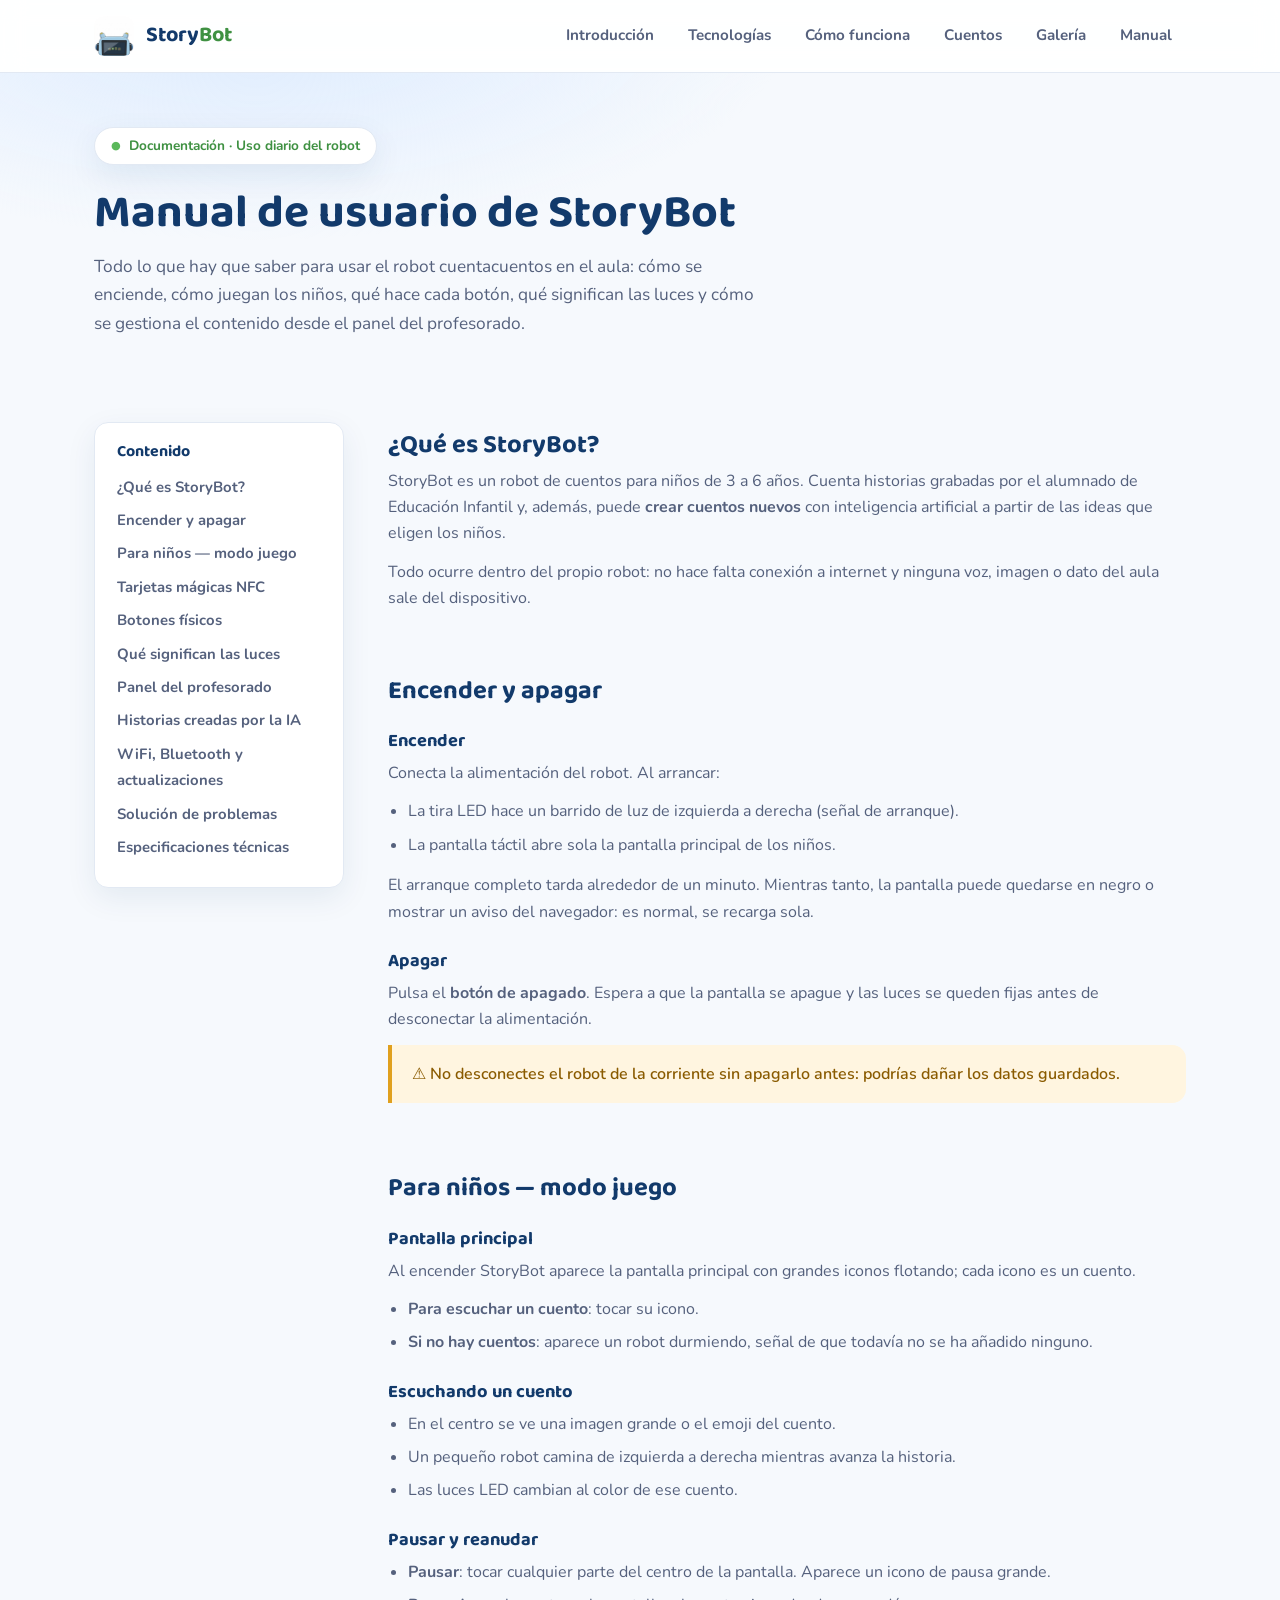
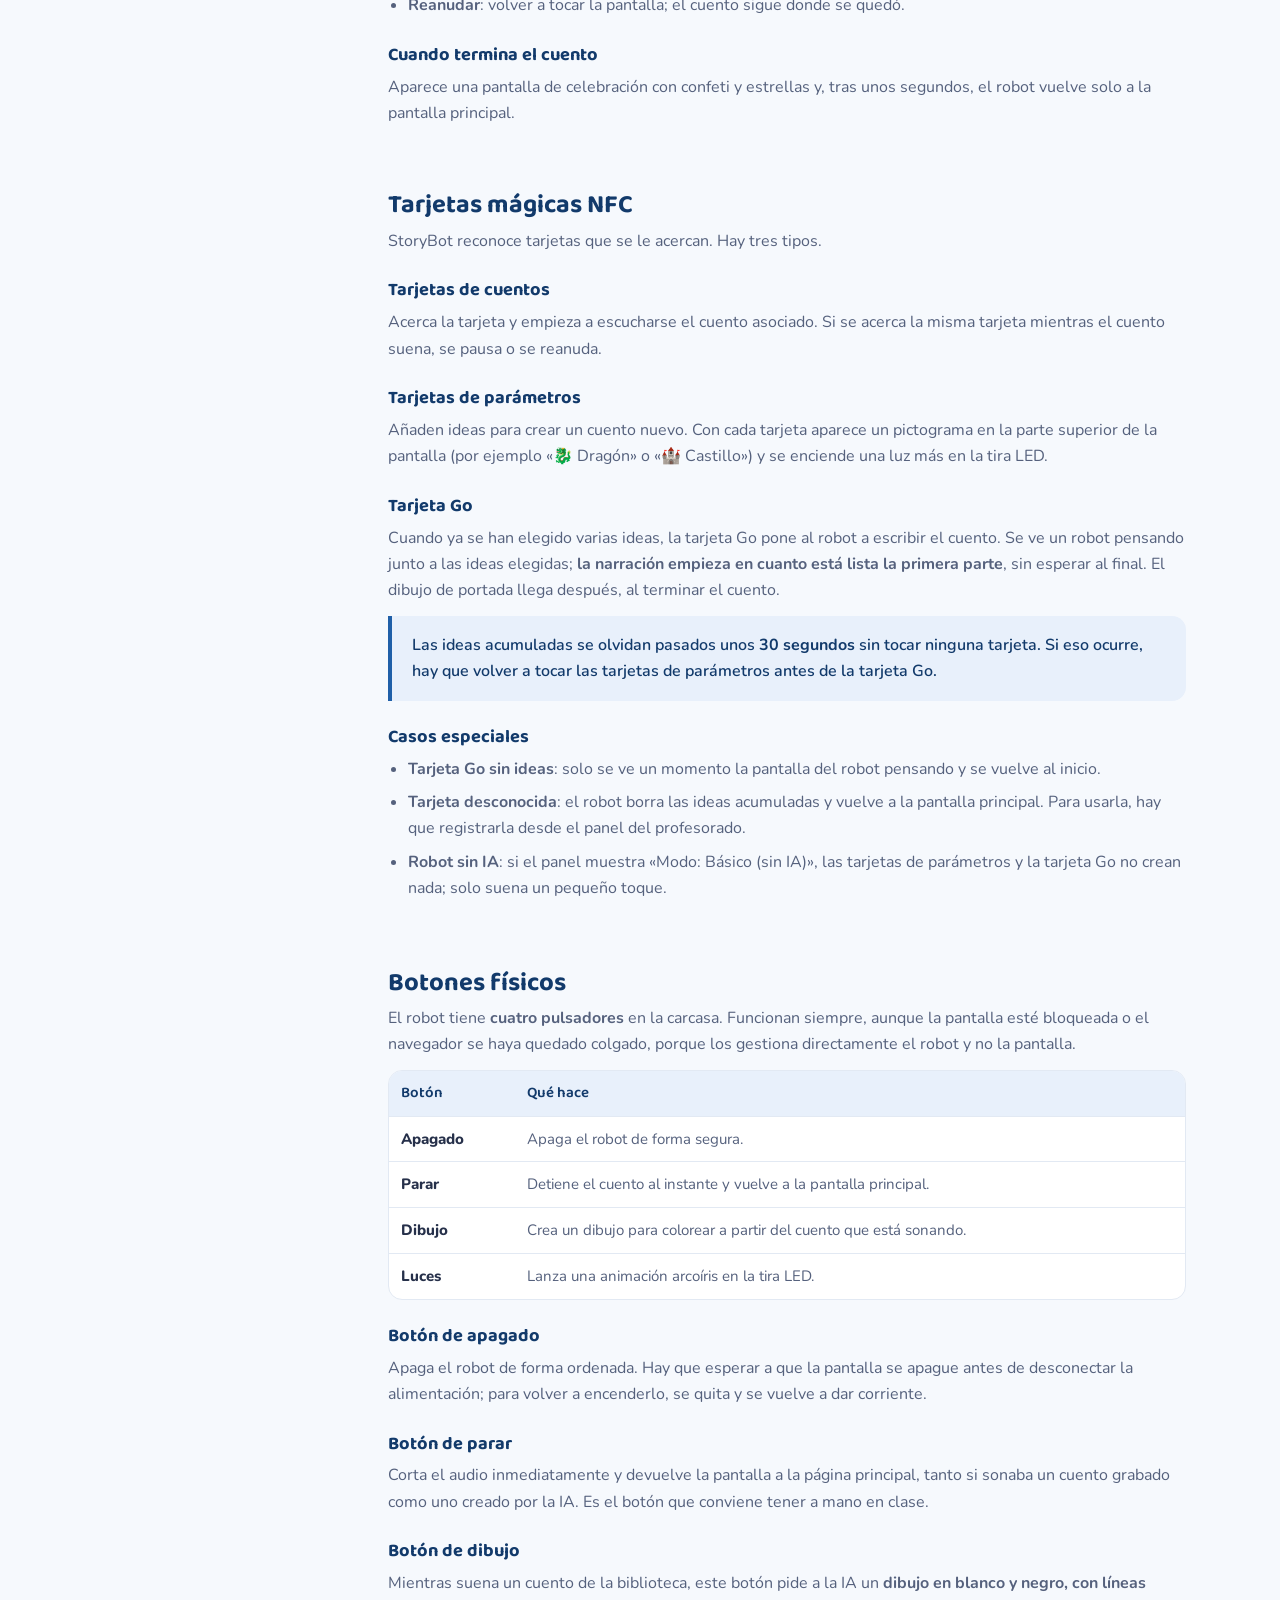
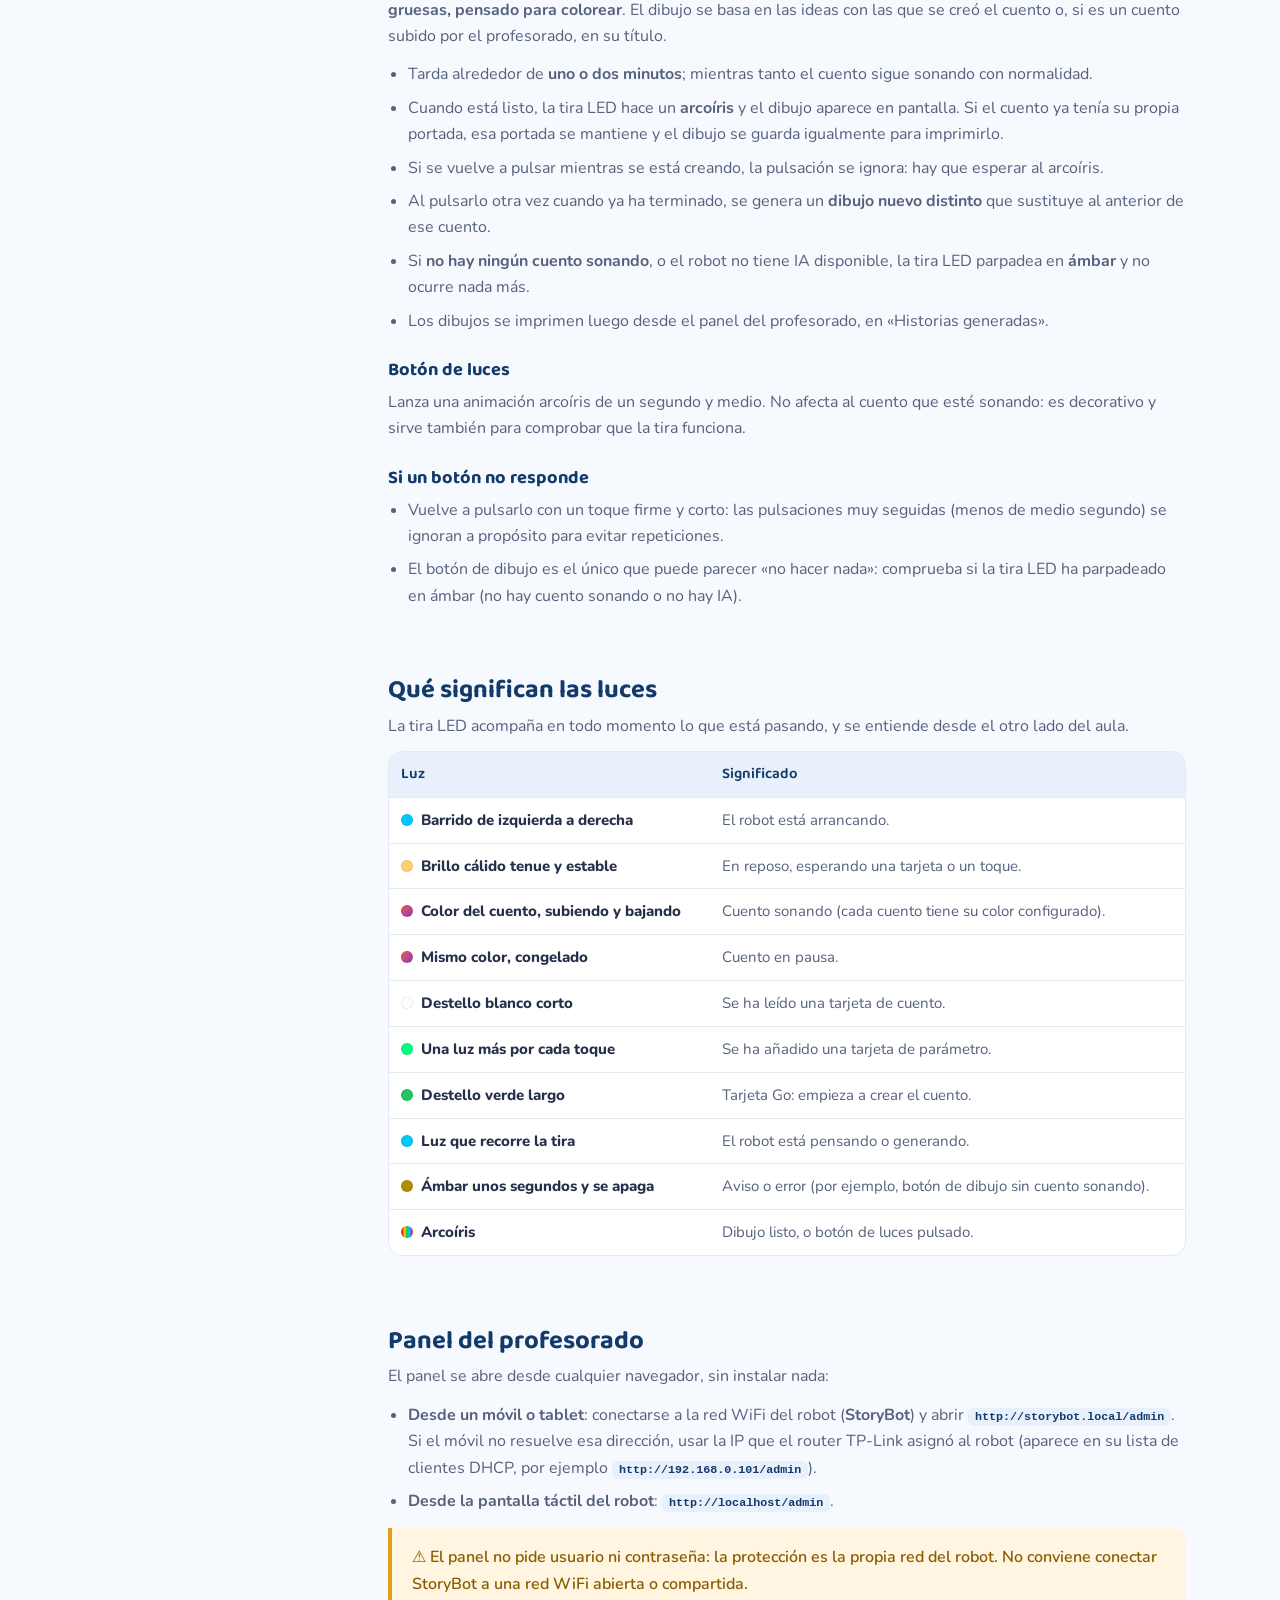
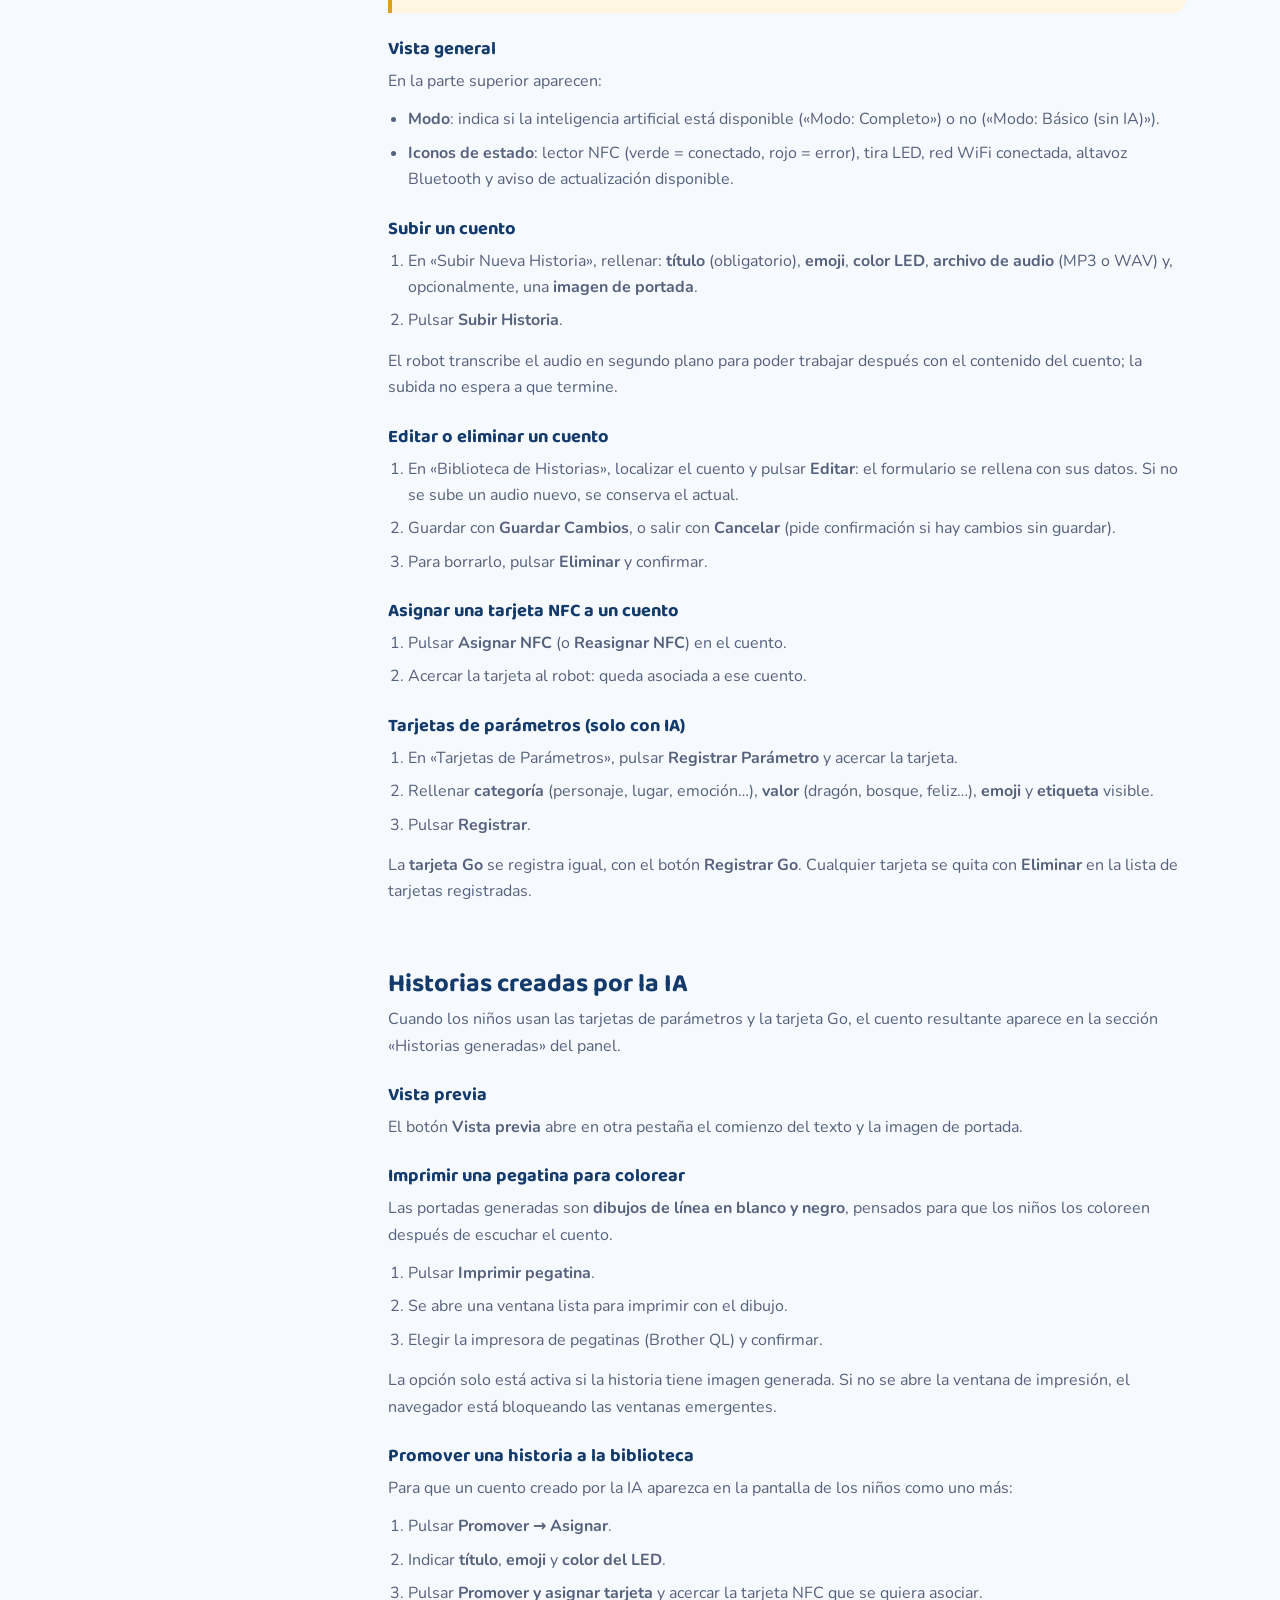
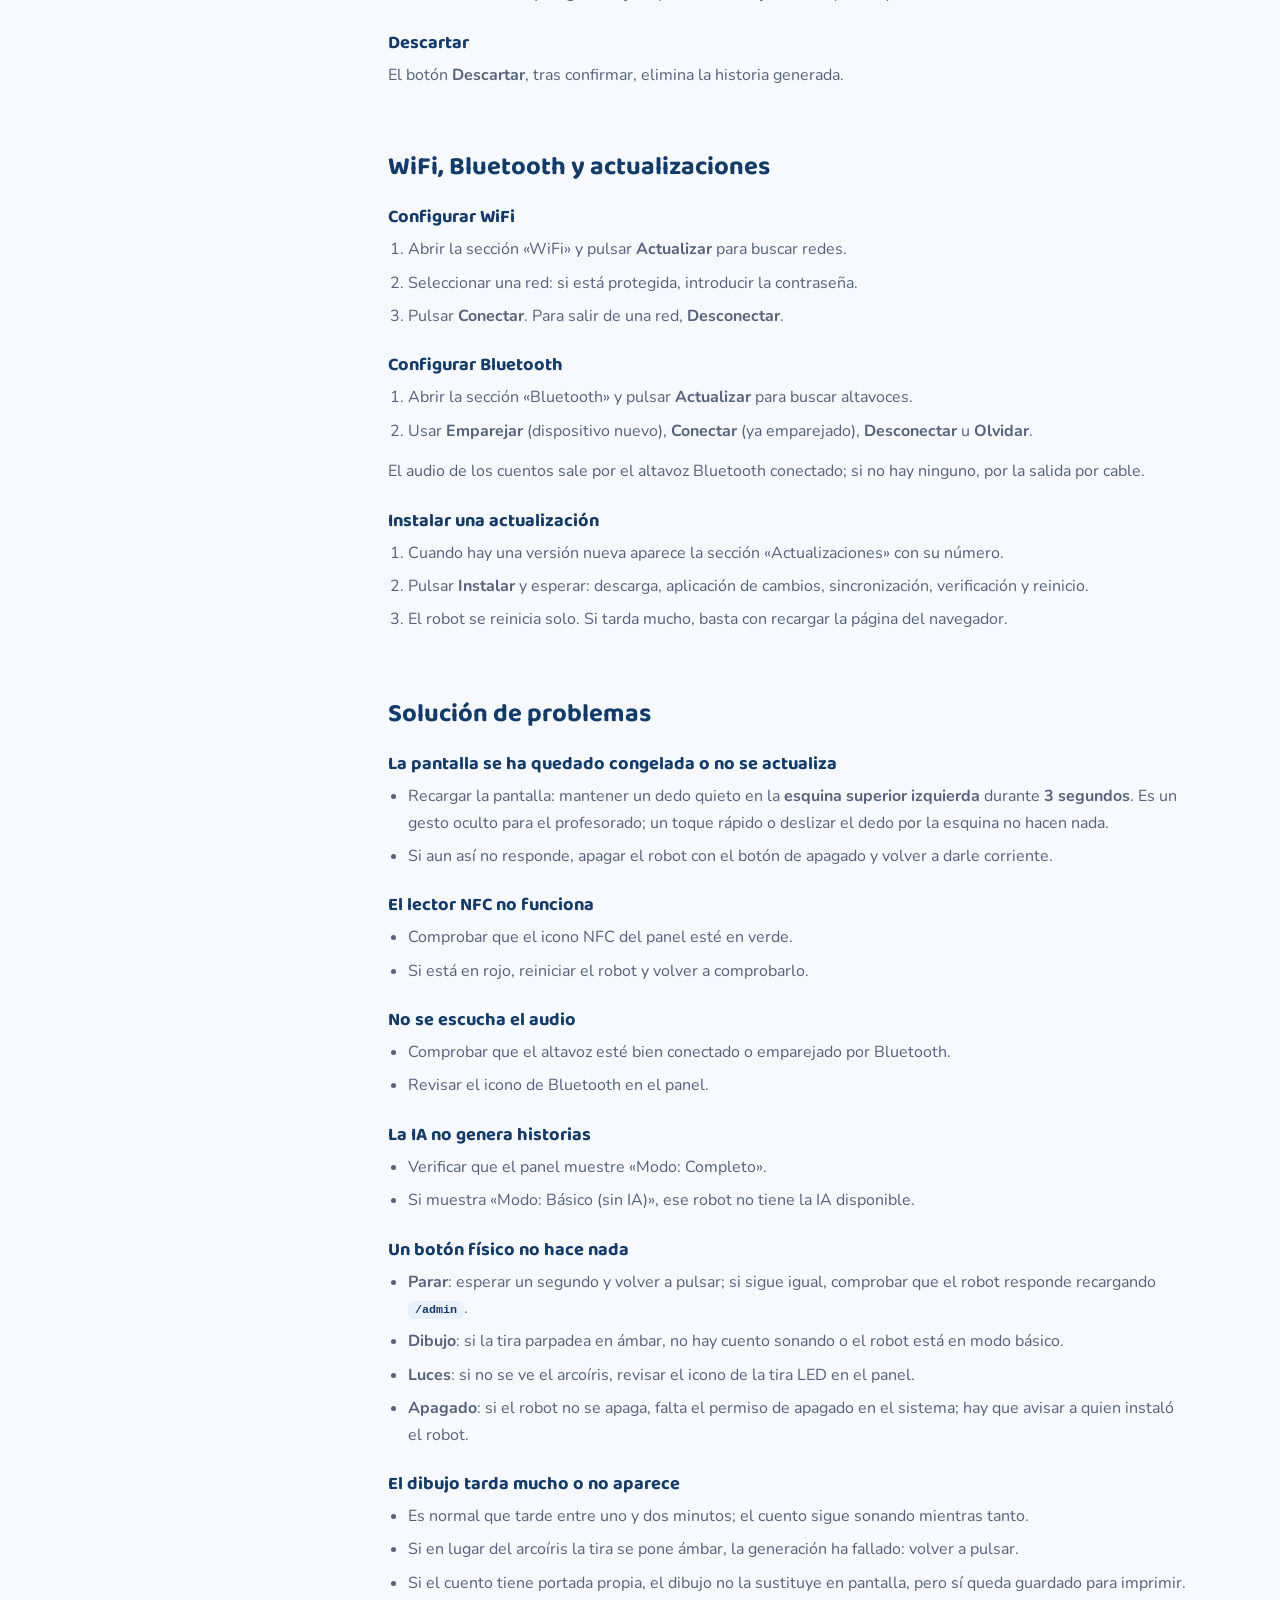
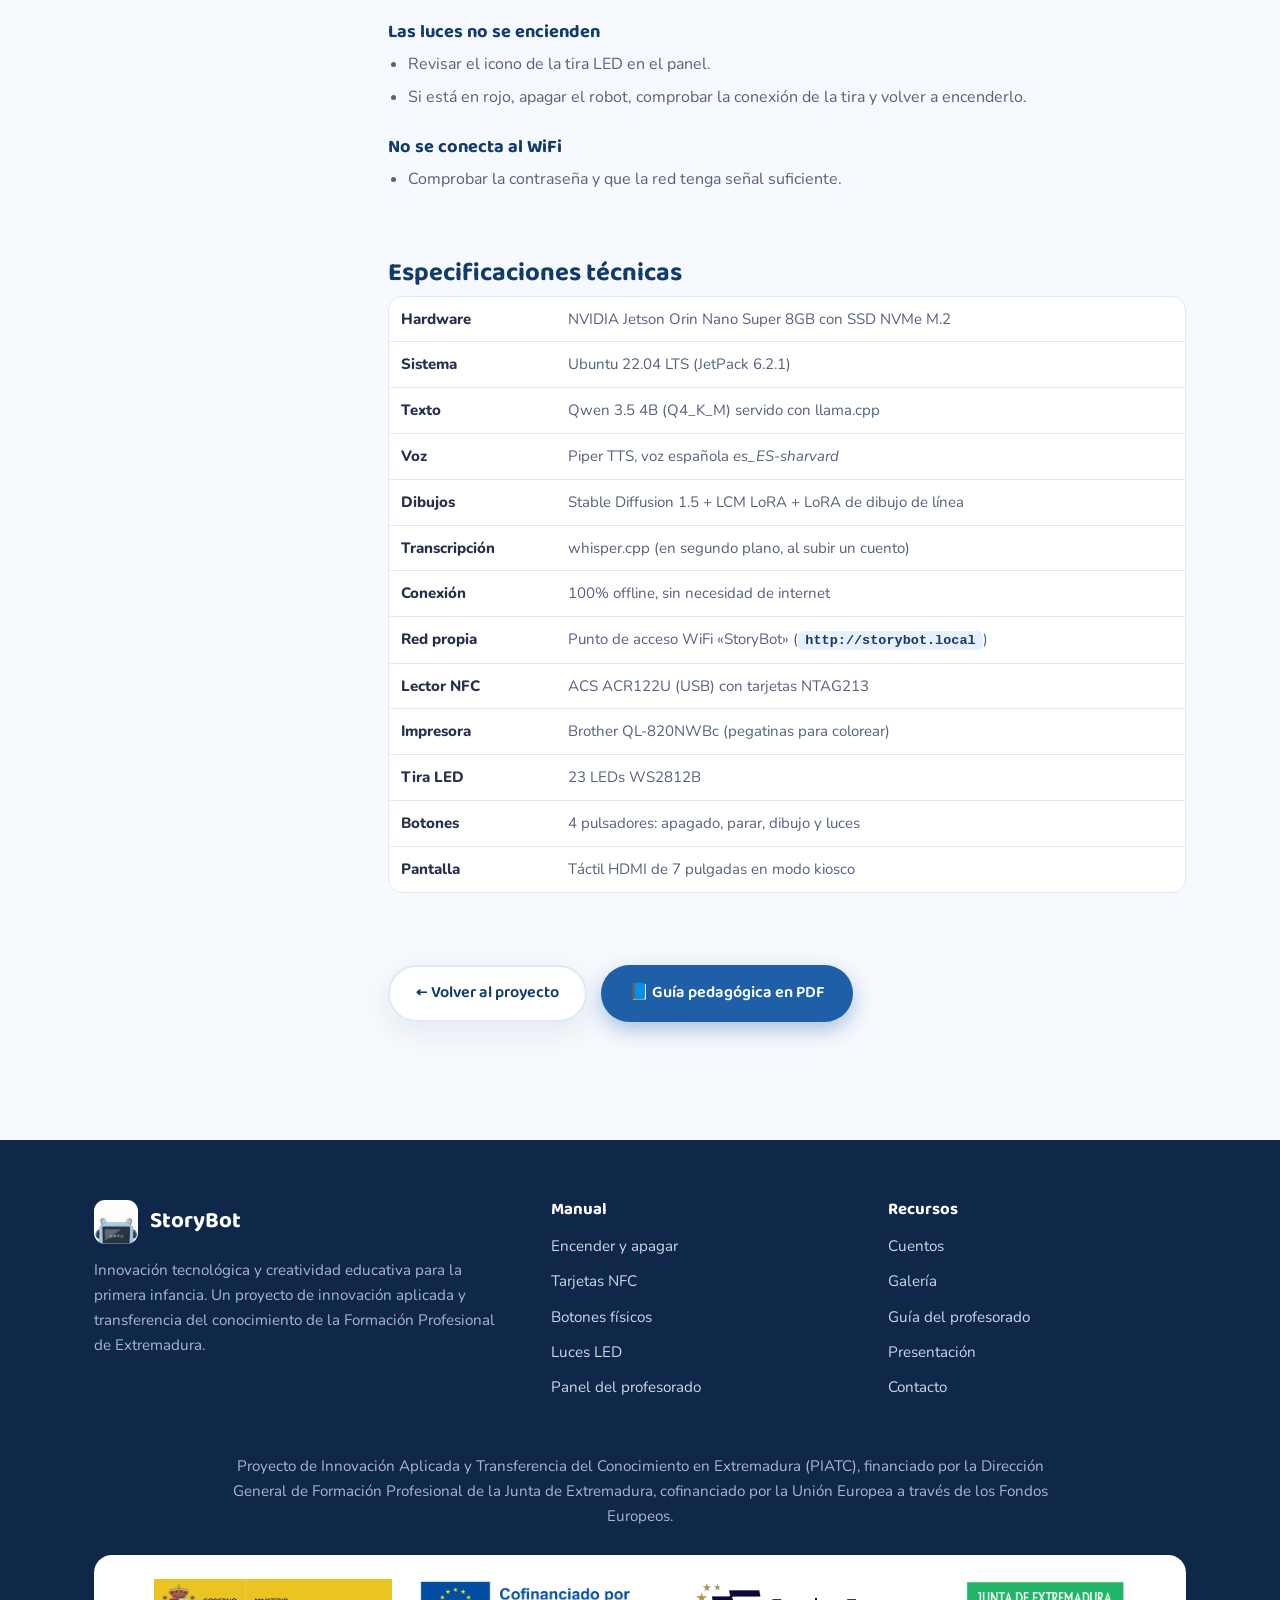
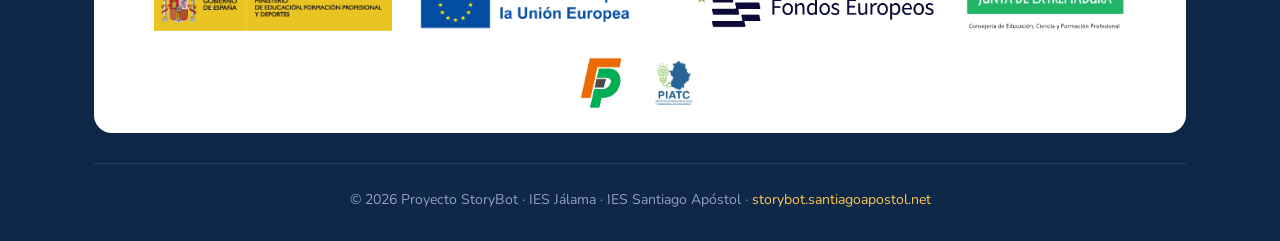
<file: sitioweb/manual.html>
<!DOCTYPE html>
<html lang="es">
<head>
  <meta charset="UTF-8">
  <meta name="viewport" content="width=device-width, initial-scale=1.0">
  <title>Manual de usuario · StoryBot</title>
  <meta name="description" content="Manual de usuario de StoryBot: encendido y apagado, tarjetas NFC, pulsadores físicos, significado de las luces LED, panel del profesorado y solución de problemas.">
  <meta name="theme-color" content="#1f5fa8">
  <link rel="canonical" href="https://storybot.santiagoapostol.net/manual.html">

  <!-- Open Graph -->
  <meta property="og:type" content="article">
  <meta property="og:title" content="Manual de usuario · StoryBot">
  <meta property="og:description" content="Cómo se usa el robot cuentacuentos StoryBot: tarjetas, botones, luces y panel del profesorado.">
  <meta property="og:url" content="https://storybot.santiagoapostol.net/manual.html">
  <meta property="og:image" content="https://storybot.santiagoapostol.net/img/og-image.jpg">
  <meta property="og:locale" content="es_ES">

  <link rel="icon" type="image/png" href="img/favicon.png">
  <link rel="apple-touch-icon" href="img/apple-touch-icon.png">

  <link rel="preconnect" href="https://fonts.googleapis.com">
  <link rel="preconnect" href="https://fonts.gstatic.com" crossorigin>
  <link href="https://fonts.googleapis.com/css2?family=Baloo+2:wght@500;600;700&family=Nunito:wght@400;600;700;800&display=swap" rel="stylesheet">
  <link rel="stylesheet" href="css/styles.css">
  <noscript><style>.reveal { opacity: 1; transform: none; }</style></noscript>
</head>
<body>

  <!-- ============ NAV ============ -->
  <header class="nav">
    <div class="wrap nav-inner">
      <a href="index.html#inicio" class="brand">
        <img src="img/favicon.png" alt="StoryBot">
        <span>Story<b>Bot</b></span>
      </a>
      <nav class="nav-links">
        <a href="index.html#introduccion">Introducción</a>
        <a href="index.html#tecnologias">Tecnologías</a>
        <a href="index.html#uso">Cómo funciona</a>
        <a href="index.html#cuentos">Cuentos</a>
        <a href="index.html#galeria">Galería</a>
        <a href="manual.html">Manual</a>
      </nav>
      <button class="nav-toggle" aria-label="Menú"><span></span><span></span><span></span></button>
    </div>
  </header>

  <!-- ============ CABECERA ============ -->
  <section class="doc-hero">
    <div class="wrap">
      <span class="hero-badge">Documentación · Uso diario del robot</span>
      <h1>Manual de usuario de StoryBot</h1>
      <p>Todo lo que hay que saber para usar el robot cuentacuentos en el aula: cómo se enciende, cómo juegan los niños, qué hace cada botón, qué significan las luces y cómo se gestiona el contenido desde el panel del profesorado.</p>
    </div>
  </section>

  <section style="padding-top:44px;">
    <div class="wrap doc-layout">

      <!-- ---------- ÍNDICE ---------- -->
      <aside class="doc-toc">
        <h2>Contenido</h2>
        <ul>
          <li><a href="#que-es">¿Qué es StoryBot?</a></li>
          <li><a href="#encender">Encender y apagar</a></li>
          <li><a href="#ninos">Para niños — modo juego</a></li>
          <li><a href="#tarjetas">Tarjetas mágicas NFC</a></li>
          <li><a href="#botones">Botones físicos</a></li>
          <li><a href="#luces">Qué significan las luces</a></li>
          <li><a href="#panel">Panel del profesorado</a></li>
          <li><a href="#generadas">Historias creadas por la IA</a></li>
          <li><a href="#red">WiFi, Bluetooth y actualizaciones</a></li>
          <li><a href="#problemas">Solución de problemas</a></li>
          <li><a href="#especificaciones">Especificaciones técnicas</a></li>
        </ul>
      </aside>

      <!-- ---------- CUERPO ---------- -->
      <div class="doc-body">

        <section id="que-es" class="reveal">
          <h2>¿Qué es StoryBot?</h2>
          <p>StoryBot es un robot de cuentos para niños de 3 a 6 años. Cuenta historias grabadas por el alumnado de Educación Infantil y, además, puede <b>crear cuentos nuevos</b> con inteligencia artificial a partir de las ideas que eligen los niños.</p>
          <p>Todo ocurre dentro del propio robot: no hace falta conexión a internet y ninguna voz, imagen o dato del aula sale del dispositivo.</p>
        </section>

        <section id="encender" class="reveal">
          <h2>Encender y apagar</h2>

          <h3>Encender</h3>
          <p>Conecta la alimentación del robot. Al arrancar:</p>
          <ul>
            <li>La tira LED hace un barrido de luz de izquierda a derecha (señal de arranque).</li>
            <li>La pantalla táctil abre sola la pantalla principal de los niños.</li>
          </ul>
          <p>El arranque completo tarda alrededor de un minuto. Mientras tanto, la pantalla puede quedarse en negro o mostrar un aviso del navegador: es normal, se recarga sola.</p>

          <h3>Apagar</h3>
          <p>Pulsa el <b>botón de apagado</b>. Espera a que la pantalla se apague y las luces se queden fijas antes de desconectar la alimentación.</p>
          <div class="callout warn">
            <p>⚠️ No desconectes el robot de la corriente sin apagarlo antes: podrías dañar los datos guardados.</p>
          </div>
        </section>

        <section id="ninos" class="reveal">
          <h2>Para niños — modo juego</h2>

          <h3>Pantalla principal</h3>
          <p>Al encender StoryBot aparece la pantalla principal con grandes iconos flotando; cada icono es un cuento.</p>
          <ul>
            <li><b>Para escuchar un cuento</b>: tocar su icono.</li>
            <li><b>Si no hay cuentos</b>: aparece un robot durmiendo, señal de que todavía no se ha añadido ninguno.</li>
          </ul>

          <h3>Escuchando un cuento</h3>
          <ul>
            <li>En el centro se ve una imagen grande o el emoji del cuento.</li>
            <li>Un pequeño robot camina de izquierda a derecha mientras avanza la historia.</li>
            <li>Las luces LED cambian al color de ese cuento.</li>
          </ul>

          <h3>Pausar y reanudar</h3>
          <ul>
            <li><b>Pausar</b>: tocar cualquier parte del centro de la pantalla. Aparece un icono de pausa grande.</li>
            <li><b>Reanudar</b>: volver a tocar la pantalla; el cuento sigue donde se quedó.</li>
          </ul>

          <h3>Cuando termina el cuento</h3>
          <p>Aparece una pantalla de celebración con confeti y estrellas y, tras unos segundos, el robot vuelve solo a la pantalla principal.</p>
        </section>

        <section id="tarjetas" class="reveal">
          <h2>Tarjetas mágicas NFC</h2>
          <p>StoryBot reconoce tarjetas que se le acercan. Hay tres tipos.</p>

          <h3>Tarjetas de cuentos</h3>
          <p>Acerca la tarjeta y empieza a escucharse el cuento asociado. Si se acerca la misma tarjeta mientras el cuento suena, se pausa o se reanuda.</p>

          <h3>Tarjetas de parámetros</h3>
          <p>Añaden ideas para crear un cuento nuevo. Con cada tarjeta aparece un pictograma en la parte superior de la pantalla (por ejemplo «🐉 Dragón» o «🏰 Castillo») y se enciende una luz más en la tira LED.</p>

          <h3>Tarjeta Go</h3>
          <p>Cuando ya se han elegido varias ideas, la tarjeta Go pone al robot a escribir el cuento. Se ve un robot pensando junto a las ideas elegidas; <b>la narración empieza en cuanto está lista la primera parte</b>, sin esperar al final. El dibujo de portada llega después, al terminar el cuento.</p>

          <div class="callout">
            <p>Las ideas acumuladas se olvidan pasados unos <b>30 segundos</b> sin tocar ninguna tarjeta. Si eso ocurre, hay que volver a tocar las tarjetas de parámetros antes de la tarjeta Go.</p>
          </div>

          <h3>Casos especiales</h3>
          <ul>
            <li><b>Tarjeta Go sin ideas</b>: solo se ve un momento la pantalla del robot pensando y se vuelve al inicio.</li>
            <li><b>Tarjeta desconocida</b>: el robot borra las ideas acumuladas y vuelve a la pantalla principal. Para usarla, hay que registrarla desde el panel del profesorado.</li>
            <li><b>Robot sin IA</b>: si el panel muestra «Modo: Básico (sin IA)», las tarjetas de parámetros y la tarjeta Go no crean nada; solo suena un pequeño toque.</li>
          </ul>
        </section>

        <section id="botones" class="reveal">
          <h2>Botones físicos</h2>
          <p>El robot tiene <b>cuatro pulsadores</b> en la carcasa. Funcionan siempre, aunque la pantalla esté bloqueada o el navegador se haya quedado colgado, porque los gestiona directamente el robot y no la pantalla.</p>

          <div class="table-scroll">
            <table class="data-table">
              <thead><tr><th>Botón</th><th>Qué hace</th></tr></thead>
              <tbody>
                <tr><td>Apagado</td><td>Apaga el robot de forma segura.</td></tr>
                <tr><td>Parar</td><td>Detiene el cuento al instante y vuelve a la pantalla principal.</td></tr>
                <tr><td>Dibujo</td><td>Crea un dibujo para colorear a partir del cuento que está sonando.</td></tr>
                <tr><td>Luces</td><td>Lanza una animación arcoíris en la tira LED.</td></tr>
              </tbody>
            </table>
          </div>

          <h3>Botón de apagado</h3>
          <p>Apaga el robot de forma ordenada. Hay que esperar a que la pantalla se apague antes de desconectar la alimentación; para volver a encenderlo, se quita y se vuelve a dar corriente.</p>

          <h3>Botón de parar</h3>
          <p>Corta el audio inmediatamente y devuelve la pantalla a la página principal, tanto si sonaba un cuento grabado como uno creado por la IA. Es el botón que conviene tener a mano en clase.</p>

          <h3>Botón de dibujo</h3>
          <p>Mientras suena un cuento de la biblioteca, este botón pide a la IA un <b>dibujo en blanco y negro, con líneas gruesas, pensado para colorear</b>. El dibujo se basa en las ideas con las que se creó el cuento o, si es un cuento subido por el profesorado, en su título.</p>
          <ul>
            <li>Tarda alrededor de <b>uno o dos minutos</b>; mientras tanto el cuento sigue sonando con normalidad.</li>
            <li>Cuando está listo, la tira LED hace un <b>arcoíris</b> y el dibujo aparece en pantalla. Si el cuento ya tenía su propia portada, esa portada se mantiene y el dibujo se guarda igualmente para imprimirlo.</li>
            <li>Si se vuelve a pulsar mientras se está creando, la pulsación se ignora: hay que esperar al arcoíris.</li>
            <li>Al pulsarlo otra vez cuando ya ha terminado, se genera un <b>dibujo nuevo distinto</b> que sustituye al anterior de ese cuento.</li>
            <li>Si <b>no hay ningún cuento sonando</b>, o el robot no tiene IA disponible, la tira LED parpadea en <b>ámbar</b> y no ocurre nada más.</li>
            <li>Los dibujos se imprimen luego desde el panel del profesorado, en «Historias generadas».</li>
          </ul>

          <h3>Botón de luces</h3>
          <p>Lanza una animación arcoíris de un segundo y medio. No afecta al cuento que esté sonando: es decorativo y sirve también para comprobar que la tira funciona.</p>

          <h3>Si un botón no responde</h3>
          <ul>
            <li>Vuelve a pulsarlo con un toque firme y corto: las pulsaciones muy seguidas (menos de medio segundo) se ignoran a propósito para evitar repeticiones.</li>
            <li>El botón de dibujo es el único que puede parecer «no hacer nada»: comprueba si la tira LED ha parpadeado en ámbar (no hay cuento sonando o no hay IA).</li>
          </ul>
        </section>

        <section id="luces" class="reveal">
          <h2>Qué significan las luces</h2>
          <p>La tira LED acompaña en todo momento lo que está pasando, y se entiende desde el otro lado del aula.</p>
          <div class="table-scroll">
            <table class="data-table">
              <thead><tr><th>Luz</th><th>Significado</th></tr></thead>
              <tbody>
                <tr><td><span class="led-dot led-cyan"></span>Barrido de izquierda a derecha</td><td>El robot está arrancando.</td></tr>
                <tr><td><span class="led-dot led-warm"></span>Brillo cálido tenue y estable</td><td>En reposo, esperando una tarjeta o un toque.</td></tr>
                <tr><td><span class="led-dot led-story"></span>Color del cuento, subiendo y bajando</td><td>Cuento sonando (cada cuento tiene su color configurado).</td></tr>
                <tr><td><span class="led-dot led-story"></span>Mismo color, congelado</td><td>Cuento en pausa.</td></tr>
                <tr><td><span class="led-dot led-white"></span>Destello blanco corto</td><td>Se ha leído una tarjeta de cuento.</td></tr>
                <tr><td><span class="led-dot led-teal"></span>Una luz más por cada toque</td><td>Se ha añadido una tarjeta de parámetro.</td></tr>
                <tr><td><span class="led-dot led-green"></span>Destello verde largo</td><td>Tarjeta Go: empieza a crear el cuento.</td></tr>
                <tr><td><span class="led-dot led-cyan"></span>Luz que recorre la tira</td><td>El robot está pensando o generando.</td></tr>
                <tr><td><span class="led-dot led-amber"></span>Ámbar unos segundos y se apaga</td><td>Aviso o error (por ejemplo, botón de dibujo sin cuento sonando).</td></tr>
                <tr><td><span class="led-dot led-rainbow"></span>Arcoíris</td><td>Dibujo listo, o botón de luces pulsado.</td></tr>
              </tbody>
            </table>
          </div>
        </section>

        <section id="panel" class="reveal">
          <h2>Panel del profesorado</h2>
          <p>El panel se abre desde cualquier navegador, sin instalar nada:</p>
          <ul>
            <li><b>Desde un móvil o tablet</b>: conectarse a la red WiFi del robot (<b>StoryBot</b>) y abrir <code>http://storybot.local/admin</code>. Si el móvil no resuelve esa dirección, usar la IP que el router TP-Link asignó al robot (aparece en su lista de clientes DHCP, por ejemplo <code>http://192.168.0.101/admin</code>).</li>
            <li><b>Desde la pantalla táctil del robot</b>: <code>http://localhost/admin</code>.</li>
          </ul>
          <div class="callout warn">
            <p>⚠️ El panel no pide usuario ni contraseña: la protección es la propia red del robot. No conviene conectar StoryBot a una red WiFi abierta o compartida.</p>
          </div>

          <h3>Vista general</h3>
          <p>En la parte superior aparecen:</p>
          <ul>
            <li><b>Modo</b>: indica si la inteligencia artificial está disponible («Modo: Completo») o no («Modo: Básico (sin IA)»).</li>
            <li><b>Iconos de estado</b>: lector NFC (verde = conectado, rojo = error), tira LED, red WiFi conectada, altavoz Bluetooth y aviso de actualización disponible.</li>
          </ul>

          <h3>Subir un cuento</h3>
          <ol>
            <li>En «Subir Nueva Historia», rellenar: <b>título</b> (obligatorio), <b>emoji</b>, <b>color LED</b>, <b>archivo de audio</b> (MP3 o WAV) y, opcionalmente, una <b>imagen de portada</b>.</li>
            <li>Pulsar <b>Subir Historia</b>.</li>
          </ol>
          <p>El robot transcribe el audio en segundo plano para poder trabajar después con el contenido del cuento; la subida no espera a que termine.</p>

          <h3>Editar o eliminar un cuento</h3>
          <ol>
            <li>En «Biblioteca de Historias», localizar el cuento y pulsar <b>Editar</b>: el formulario se rellena con sus datos. Si no se sube un audio nuevo, se conserva el actual.</li>
            <li>Guardar con <b>Guardar Cambios</b>, o salir con <b>Cancelar</b> (pide confirmación si hay cambios sin guardar).</li>
            <li>Para borrarlo, pulsar <b>Eliminar</b> y confirmar.</li>
          </ol>

          <h3>Asignar una tarjeta NFC a un cuento</h3>
          <ol>
            <li>Pulsar <b>Asignar NFC</b> (o <b>Reasignar NFC</b>) en el cuento.</li>
            <li>Acercar la tarjeta al robot: queda asociada a ese cuento.</li>
          </ol>

          <h3>Tarjetas de parámetros (solo con IA)</h3>
          <ol>
            <li>En «Tarjetas de Parámetros», pulsar <b>Registrar Parámetro</b> y acercar la tarjeta.</li>
            <li>Rellenar <b>categoría</b> (personaje, lugar, emoción…), <b>valor</b> (dragón, bosque, feliz…), <b>emoji</b> y <b>etiqueta</b> visible.</li>
            <li>Pulsar <b>Registrar</b>.</li>
          </ol>
          <p>La <b>tarjeta Go</b> se registra igual, con el botón <b>Registrar Go</b>. Cualquier tarjeta se quita con <b>Eliminar</b> en la lista de tarjetas registradas.</p>
        </section>

        <section id="generadas" class="reveal">
          <h2>Historias creadas por la IA</h2>
          <p>Cuando los niños usan las tarjetas de parámetros y la tarjeta Go, el cuento resultante aparece en la sección «Historias generadas» del panel.</p>

          <h3>Vista previa</h3>
          <p>El botón <b>Vista previa</b> abre en otra pestaña el comienzo del texto y la imagen de portada.</p>

          <h3>Imprimir una pegatina para colorear</h3>
          <p>Las portadas generadas son <b>dibujos de línea en blanco y negro</b>, pensados para que los niños los coloreen después de escuchar el cuento.</p>
          <ol>
            <li>Pulsar <b>Imprimir pegatina</b>.</li>
            <li>Se abre una ventana lista para imprimir con el dibujo.</li>
            <li>Elegir la impresora de pegatinas (Brother QL) y confirmar.</li>
          </ol>
          <p>La opción solo está activa si la historia tiene imagen generada. Si no se abre la ventana de impresión, el navegador está bloqueando las ventanas emergentes.</p>

          <h3>Promover una historia a la biblioteca</h3>
          <p>Para que un cuento creado por la IA aparezca en la pantalla de los niños como uno más:</p>
          <ol>
            <li>Pulsar <b>Promover → Asignar</b>.</li>
            <li>Indicar <b>título</b>, <b>emoji</b> y <b>color del LED</b>.</li>
            <li>Pulsar <b>Promover y asignar tarjeta</b> y acercar la tarjeta NFC que se quiera asociar.</li>
          </ol>

          <h3>Descartar</h3>
          <p>El botón <b>Descartar</b>, tras confirmar, elimina la historia generada.</p>
        </section>

        <section id="red" class="reveal">
          <h2>WiFi, Bluetooth y actualizaciones</h2>

          <h3>Configurar WiFi</h3>
          <ol>
            <li>Abrir la sección «WiFi» y pulsar <b>Actualizar</b> para buscar redes.</li>
            <li>Seleccionar una red: si está protegida, introducir la contraseña.</li>
            <li>Pulsar <b>Conectar</b>. Para salir de una red, <b>Desconectar</b>.</li>
          </ol>

          <h3>Configurar Bluetooth</h3>
          <ol>
            <li>Abrir la sección «Bluetooth» y pulsar <b>Actualizar</b> para buscar altavoces.</li>
            <li>Usar <b>Emparejar</b> (dispositivo nuevo), <b>Conectar</b> (ya emparejado), <b>Desconectar</b> u <b>Olvidar</b>.</li>
          </ol>
          <p>El audio de los cuentos sale por el altavoz Bluetooth conectado; si no hay ninguno, por la salida por cable.</p>

          <h3>Instalar una actualización</h3>
          <ol>
            <li>Cuando hay una versión nueva aparece la sección «Actualizaciones» con su número.</li>
            <li>Pulsar <b>Instalar</b> y esperar: descarga, aplicación de cambios, sincronización, verificación y reinicio.</li>
            <li>El robot se reinicia solo. Si tarda mucho, basta con recargar la página del navegador.</li>
          </ol>
        </section>

        <section id="problemas" class="reveal">
          <h2>Solución de problemas</h2>

          <h3>La pantalla se ha quedado congelada o no se actualiza</h3>
          <ul>
            <li>Recargar la pantalla: mantener un dedo quieto en la <strong>esquina superior izquierda</strong> durante <strong>3 segundos</strong>. Es un gesto oculto para el profesorado; un toque rápido o deslizar el dedo por la esquina no hacen nada.</li>
            <li>Si aun así no responde, apagar el robot con el botón de apagado y volver a darle corriente.</li>
          </ul>

          <h3>El lector NFC no funciona</h3>
          <ul>
            <li>Comprobar que el icono NFC del panel esté en verde.</li>
            <li>Si está en rojo, reiniciar el robot y volver a comprobarlo.</li>
          </ul>

          <h3>No se escucha el audio</h3>
          <ul>
            <li>Comprobar que el altavoz esté bien conectado o emparejado por Bluetooth.</li>
            <li>Revisar el icono de Bluetooth en el panel.</li>
          </ul>

          <h3>La IA no genera historias</h3>
          <ul>
            <li>Verificar que el panel muestre «Modo: Completo».</li>
            <li>Si muestra «Modo: Básico (sin IA)», ese robot no tiene la IA disponible.</li>
          </ul>

          <h3>Un botón físico no hace nada</h3>
          <ul>
            <li><b>Parar</b>: esperar un segundo y volver a pulsar; si sigue igual, comprobar que el robot responde recargando <code>/admin</code>.</li>
            <li><b>Dibujo</b>: si la tira parpadea en ámbar, no hay cuento sonando o el robot está en modo básico.</li>
            <li><b>Luces</b>: si no se ve el arcoíris, revisar el icono de la tira LED en el panel.</li>
            <li><b>Apagado</b>: si el robot no se apaga, falta el permiso de apagado en el sistema; hay que avisar a quien instaló el robot.</li>
          </ul>

          <h3>El dibujo tarda mucho o no aparece</h3>
          <ul>
            <li>Es normal que tarde entre uno y dos minutos; el cuento sigue sonando mientras tanto.</li>
            <li>Si en lugar del arcoíris la tira se pone ámbar, la generación ha fallado: volver a pulsar.</li>
            <li>Si el cuento tiene portada propia, el dibujo no la sustituye en pantalla, pero sí queda guardado para imprimir.</li>
          </ul>

          <h3>Las luces no se encienden</h3>
          <ul>
            <li>Revisar el icono de la tira LED en el panel.</li>
            <li>Si está en rojo, apagar el robot, comprobar la conexión de la tira y volver a encenderlo.</li>
          </ul>

          <h3>No se conecta al WiFi</h3>
          <ul>
            <li>Comprobar la contraseña y que la red tenga señal suficiente.</li>
          </ul>
        </section>

        <section id="especificaciones" class="reveal">
          <h2>Especificaciones técnicas</h2>
          <div class="table-scroll">
            <table class="data-table">
              <tbody>
                <tr><td>Hardware</td><td>NVIDIA Jetson Orin Nano Super 8GB con SSD NVMe M.2</td></tr>
                <tr><td>Sistema</td><td>Ubuntu 22.04 LTS (JetPack 6.2.1)</td></tr>
                <tr><td>Texto</td><td>Qwen 3.5 4B (Q4_K_M) servido con llama.cpp</td></tr>
                <tr><td>Voz</td><td>Piper TTS, voz española <i>es_ES-sharvard</i></td></tr>
                <tr><td>Dibujos</td><td>Stable Diffusion 1.5 + LCM LoRA + LoRA de dibujo de línea</td></tr>
                <tr><td>Transcripción</td><td>whisper.cpp (en segundo plano, al subir un cuento)</td></tr>
                <tr><td>Conexión</td><td>100% offline, sin necesidad de internet</td></tr>
                <tr><td>Red propia</td><td>Punto de acceso WiFi «StoryBot» (<code>http://storybot.local</code>)</td></tr>
                <tr><td>Lector NFC</td><td>ACS ACR122U (USB) con tarjetas NTAG213</td></tr>
                <tr><td>Impresora</td><td>Brother QL-820NWBc (pegatinas para colorear)</td></tr>
                <tr><td>Tira LED</td><td>23 LEDs WS2812B</td></tr>
                <tr><td>Botones</td><td>4 pulsadores: apagado, parar, dibujo y luces</td></tr>
                <tr><td>Pantalla</td><td>Táctil HDMI de 7 pulgadas en modo kiosco</td></tr>
              </tbody>
            </table>
          </div>
        </section>

        <div class="hero-cta" style="margin-top:10px;">
          <a href="index.html#uso" class="btn btn-ghost">← Volver al proyecto</a>
          <a href="manuales/guia-profesoras.pdf" class="btn btn-primary" target="_blank" rel="noopener">📘 Guía pedagógica en PDF</a>
        </div>

      </div>
    </div>
  </section>

  <!-- ============ FOOTER ============ -->
  <footer class="footer">
    <div class="wrap">
      <div class="footer-top">
        <div>
          <div class="fbrand"><img src="img/favicon.png" alt="StoryBot"><b>StoryBot</b></div>
          <p>Innovación tecnológica y creatividad educativa para la primera infancia. Un proyecto de innovación aplicada y transferencia del conocimiento de la Formación Profesional de Extremadura.</p>
        </div>
        <div>
          <h4>Manual</h4>
          <ul>
            <li><a href="#encender">Encender y apagar</a></li>
            <li><a href="#tarjetas">Tarjetas NFC</a></li>
            <li><a href="#botones">Botones físicos</a></li>
            <li><a href="#luces">Luces LED</a></li>
            <li><a href="#panel">Panel del profesorado</a></li>
          </ul>
        </div>
        <div>
          <h4>Recursos</h4>
          <ul>
            <li><a href="index.html#cuentos">Cuentos</a></li>
            <li><a href="index.html#galeria">Galería</a></li>
            <li><a href="manuales/guia-profesoras.pdf" target="_blank" rel="noopener">Guía del profesorado</a></li>
            <li><a href="manuales/presentacion-storybot.pdf" target="_blank" rel="noopener">Presentación</a></li>
            <li><a href="mailto:jredrejo@santiagoapostol.net">Contacto</a></li>
          </ul>
        </div>
      </div>

      <p class="funding-note">Proyecto de Innovación Aplicada y Transferencia del Conocimiento en Extremadura (PIATC), financiado por la Dirección General de Formación Profesional de la Junta de Extremadura, cofinanciado por la Unión Europea a través de los Fondos Europeos.</p>

      <div class="logos-container logos-footer">
        <img src="logos/gobierno.png" alt="Gobierno de España">
        <img src="logos/cofinanciado_ue.png" alt="Cofinanciado por la Unión Europea">
        <img src="logos/fondos_europeos.png" alt="Fondos Europeos">
        <img src="logos/junta_de_extremadura.png" alt="Junta de Extremadura">
        <img src="logos/fp.png" alt="Formación Profesional">
        <img src="logos/piatc.png" alt="PIATC">
      </div>

      <div class="footer-bottom">
        © 2026 Proyecto StoryBot · IES Jálama · IES Santiago Apóstol · <a href="https://storybot.santiagoapostol.net/">storybot.santiagoapostol.net</a>
      </div>
    </div>
  </footer>

  <script src="js/main.js"></script>
</body>
</html>
</file>
<file: sitioweb/css/styles.css>
/* ===================================================================
   StoryBot — Landing page
   Proyecto de Innovación Aplicada y Transferencia del Conocimiento
   =================================================================== */

:root {
  --blue:        #1f5fa8;
  --blue-deep:   #123a6b;
  --blue-soft:   #e8f0fb;
  --green:       #5bb85b;
  --green-deep:  #3f9142;
  --yellow:      #ffc94d;
  --ink:         #26304a;
  --ink-soft:    #55617d;
  --bg:          #f6f9fd;
  --bg-alt:      #ffffff;
  --card:        #ffffff;
  --border:      #e2e9f3;
  --shadow:      0 10px 30px rgba(18, 58, 107, .08);
  --shadow-lg:   0 20px 55px rgba(18, 58, 107, .16);
  --radius:      20px;
  --radius-sm:   14px;
  --max:         1140px;
  --font-head:   'Baloo 2', system-ui, sans-serif;
  --font-body:   'Nunito', system-ui, sans-serif;
}

* { box-sizing: border-box; margin: 0; padding: 0; }

html { scroll-behavior: smooth; scroll-padding-top: 84px; }

body {
  font-family: var(--font-body);
  color: var(--ink);
  background: var(--bg);
  line-height: 1.65;
  -webkit-font-smoothing: antialiased;
}

img { max-width: 100%; display: block; }

a { color: var(--blue); text-decoration: none; }

h1, h2, h3, h4 { font-family: var(--font-head); line-height: 1.15; color: var(--blue-deep); font-weight: 700; }

.wrap { max-width: var(--max); margin: 0 auto; padding: 0 24px; }

section { padding: 84px 0; }

.section-head { text-align: center; max-width: 720px; margin: 0 auto 52px; }
.section-head .eyebrow {
  display: inline-block; font-family: var(--font-head); font-weight: 600;
  color: var(--green-deep); letter-spacing: .08em; text-transform: uppercase;
  font-size: .82rem; margin-bottom: 10px;
}
.section-head h2 { font-size: clamp(1.8rem, 4vw, 2.6rem); margin-bottom: 14px; }
.section-head p { color: var(--ink-soft); font-size: 1.08rem; }

/* ---------- Navbar ---------- */
.nav {
  position: sticky; top: 0; z-index: 100;
  background: rgba(255,255,255,.9);
  backdrop-filter: blur(12px);
  border-bottom: 1px solid var(--border);
}
.nav-inner { display: flex; align-items: center; justify-content: space-between; height: 72px; }
.brand { display: flex; align-items: center; gap: 12px; font-family: var(--font-head); font-weight: 700; font-size: 1.35rem; color: var(--blue-deep); }
.brand img { width: 40px; height: 40px; border-radius: 10px; }
.brand span b { color: var(--green-deep); }
.nav-links { display: flex; gap: 6px; align-items: center; }
.nav-links a {
  font-weight: 700; color: var(--ink-soft); padding: 8px 14px; border-radius: 999px;
  font-size: .95rem; transition: all .2s;
}
.nav-links a:hover { color: var(--blue-deep); background: var(--blue-soft); }
.nav-toggle { display: none; background: none; border: 0; cursor: pointer; padding: 8px; }
.nav-toggle span { display: block; width: 26px; height: 3px; background: var(--blue-deep); border-radius: 3px; margin: 5px 0; transition: .3s; }

/* ---------- Hero ---------- */
.hero {
  position: relative; overflow: hidden;
  background:
    radial-gradient(1100px 500px at 15% -10%, #dcebff 0%, transparent 60%),
    radial-gradient(900px 500px at 100% 0%, #e6f7e6 0%, transparent 55%),
    var(--bg);
  padding: 72px 0 88px;
}
.hero-grid { display: grid; grid-template-columns: 1.05fr .95fr; gap: 48px; align-items: center; }
.hero-badge {
  display: inline-flex; align-items: center; gap: 8px; background: #fff;
  border: 1px solid var(--border); border-radius: 999px; padding: 7px 16px;
  font-weight: 700; font-size: .85rem; color: var(--green-deep); box-shadow: var(--shadow);
  margin-bottom: 22px;
}
.hero-badge::before { content: "●"; color: var(--green); font-size: .7rem; }
.hero h1 { font-size: clamp(2.3rem, 5.5vw, 3.7rem); margin-bottom: 18px; }
.hero h1 em { color: var(--green-deep); font-style: normal; }
.hero .lead { font-size: 1.18rem; color: var(--ink-soft); max-width: 540px; margin-bottom: 30px; }
.hero-cta { display: flex; gap: 14px; flex-wrap: wrap; margin-bottom: 34px; }

.btn {
  display: inline-flex; align-items: center; gap: 9px; font-family: var(--font-head);
  font-weight: 600; padding: 13px 26px; border-radius: 999px; font-size: 1.02rem;
  cursor: pointer; border: 2px solid transparent; transition: transform .15s, box-shadow .2s;
}
.btn:hover { transform: translateY(-2px); }
.btn-primary { background: var(--blue); color: #fff; box-shadow: 0 8px 20px rgba(31,95,168,.35); }
.btn-primary:hover { background: var(--blue-deep); }
.btn-ghost { background: #fff; color: var(--blue-deep); border-color: var(--border); box-shadow: var(--shadow); }
.btn-ghost:hover { border-color: var(--blue); }

.hero-stats { display: flex; gap: 28px; flex-wrap: wrap; }
.hero-stats .stat b { font-family: var(--font-head); font-size: 2rem; color: var(--blue-deep); display: block; line-height: 1; }
.hero-stats .stat span { font-size: .9rem; color: var(--ink-soft); font-weight: 700; }

.hero-visual { position: relative; text-align: center; }
.hero-visual .robot {
  width: 100%; max-width: 460px; margin: 0 auto; border-radius: 28px;
  box-shadow: var(--shadow-lg); background: #fff; padding: 18px;
}
.hero-visual .float-chip {
  position: absolute; background: #fff; border-radius: 14px; padding: 10px 16px;
  box-shadow: var(--shadow); font-weight: 800; font-size: .88rem; display: flex; align-items: center; gap: 8px;
}
.float-chip .dot { width: 10px; height: 10px; border-radius: 50%; }
.chip-1 { top: 18px; left: -6px; } .chip-1 .dot { background: var(--green); }
.chip-2 { bottom: 40px; right: -10px; } .chip-2 .dot { background: var(--yellow); }

/* ---------- Intro / two-col ---------- */
.intro-cols { display: grid; grid-template-columns: 1fr 1fr; gap: 44px; align-items: center; }
.intro-cols p { color: var(--ink-soft); margin-bottom: 16px; font-size: 1.05rem; }
.intro-cols .lead-first::first-letter { font-family: var(--font-head); font-size: 3.2rem; color: var(--blue); float: left; line-height: .8; margin: 6px 10px 0 0; }
.intro-card {
  background: linear-gradient(160deg, var(--blue) 0%, var(--blue-deep) 100%);
  color: #fff; border-radius: var(--radius); padding: 36px; box-shadow: var(--shadow-lg);
}
.intro-card h3 { color: #fff; font-size: 1.4rem; margin-bottom: 18px; }
.intro-card ul { list-style: none; }
.intro-card li { padding: 10px 0 10px 34px; position: relative; border-bottom: 1px solid rgba(255,255,255,.15); }
.intro-card li:last-child { border-bottom: 0; }
.intro-card li::before { content: "✓"; position: absolute; left: 0; top: 9px; width: 22px; height: 22px; background: var(--green); color: #fff; border-radius: 50%; display: grid; place-items: center; font-size: .8rem; font-weight: 900; }

/* ---------- Cómic ---------- */
.comic-wrap { max-width: 620px; margin: 0 auto; }
.comic { display: block; border-radius: var(--radius); overflow: hidden; box-shadow: var(--shadow-lg); border: 1px solid var(--border); background: #fff; position: relative; }
.comic img { width: 100%; display: block; transition: transform .4s; }
.comic:hover img { transform: scale(1.02); }
.comic .zoom { position: absolute; top: 14px; right: 14px; background: rgba(15,39,72,.82); color: #fff; font-weight: 800; font-size: .82rem; padding: 7px 14px; border-radius: 999px; backdrop-filter: blur(4px); }
.comic-caption { text-align: center; color: var(--ink-soft); font-size: .95rem; margin-top: 16px; }

/* ---------- Objetivos ---------- */
.bg-alt { background: var(--bg-alt); }
.obj-grid { display: grid; grid-template-columns: repeat(auto-fit, minmax(250px, 1fr)); gap: 22px; }
.obj-card {
  background: var(--card); border: 1px solid var(--border); border-radius: var(--radius);
  padding: 30px 26px; box-shadow: var(--shadow); transition: transform .2s, box-shadow .2s;
}
.obj-card:hover { transform: translateY(-4px); box-shadow: var(--shadow-lg); }
.obj-card .ico { width: 54px; height: 54px; border-radius: 15px; display: grid; place-items: center; font-size: 1.6rem; margin-bottom: 16px; background: var(--blue-soft); }
.obj-card h3 { font-size: 1.18rem; margin-bottom: 8px; }
.obj-card p { color: var(--ink-soft); font-size: .98rem; }

.ods { margin-top: 46px; text-align: center; }
.ods h3 { font-size: 1.25rem; margin-bottom: 20px; }
.ods-row { display: flex; gap: 14px; justify-content: center; flex-wrap: wrap; }
.ods-badge {
  display: flex; align-items: center; gap: 12px; background: #fff; border: 1px solid var(--border);
  border-radius: 14px; padding: 12px 20px; box-shadow: var(--shadow); font-weight: 700; text-align: left;
}
.ods-badge b { font-family: var(--font-head); width: 42px; height: 42px; border-radius: 10px; color: #fff; display: grid; place-items: center; font-size: 1.15rem; }
.ods-badge span { font-size: .92rem; color: var(--ink); }
.ods-4 b { background: #c5192d; } .ods-9 b { background: #fd6925; } .ods-10 b { background: #dd1367; } .ods-17 b { background: #19486a; }

/* ---------- Centros ---------- */
.centros-grid { display: grid; grid-template-columns: repeat(auto-fit, minmax(260px, 1fr)); gap: 22px; }
.centro-card {
  background: var(--card); border: 1px solid var(--border); border-radius: var(--radius);
  padding: 28px; box-shadow: var(--shadow); position: relative;
}
.centro-card .tag { display: inline-block; font-size: .72rem; font-weight: 800; letter-spacing: .05em; text-transform: uppercase; padding: 4px 12px; border-radius: 999px; margin-bottom: 14px; }
.tag-center { background: var(--blue-soft); color: var(--blue-deep); }
.tag-ei { background: #eafaea; color: var(--green-deep); }
.tag-emp { background: #fff5e0; color: #b7791f; }
.centro-card h3 { font-size: 1.2rem; margin-bottom: 6px; }
.centro-card .place { color: var(--ink-soft); font-weight: 700; font-size: .9rem; margin-bottom: 12px; }
.centro-card p { color: var(--ink-soft); font-size: .96rem; }
.centro-card ul { list-style: none; margin-top: 10px; }
.centro-card ul li { font-size: .92rem; color: var(--ink); padding: 3px 0 3px 20px; position: relative; }
.centro-card ul li::before { content: "▸"; position: absolute; left: 0; color: var(--green); }

.students-head { text-align: center; font-size: 1.25rem; margin-top: 46px; }
.students { display: flex; gap: 18px; flex-wrap: wrap; justify-content: center; margin-top: 20px; }
.students .s { background: #fff; border: 1px solid var(--border); border-radius: 16px; padding: 20px 28px; text-align: center; box-shadow: var(--shadow); }
.students .s b { font-family: var(--font-head); font-size: 2.1rem; color: var(--blue); display: block; }
.students .s span { font-size: .88rem; color: var(--ink-soft); font-weight: 700; }

/* ---------- Tecnologías ---------- */
.tech-grid { display: grid; grid-template-columns: repeat(auto-fit, minmax(230px, 1fr)); gap: 20px; }
.tech-card { background: var(--card); border: 1px solid var(--border); border-radius: var(--radius-sm); padding: 24px; box-shadow: var(--shadow); }
.tech-card h3 { font-size: 1.05rem; margin-bottom: 12px; display: flex; align-items: center; gap: 10px; }
.tech-card h3 .ico { font-size: 1.3rem; }
.tech-card ul { list-style: none; }
.tech-card li { font-size: .93rem; color: var(--ink-soft); padding: 6px 0 6px 22px; position: relative; border-bottom: 1px dashed var(--border); }
.tech-card li:last-child { border-bottom: 0; }
.tech-card li::before { content: "•"; position: absolute; left: 4px; color: var(--blue); font-weight: 900; }
.tech-card li b { color: var(--ink); font-weight: 800; }

/* ---------- Cómo funciona (uso) ---------- */
.uso-grid { display: grid; grid-template-columns: repeat(auto-fit, minmax(320px, 1fr)); gap: 22px; }
.uso-card {
  background: var(--card); border: 1px solid var(--border); border-radius: var(--radius);
  padding: 28px; box-shadow: var(--shadow);
}
.uso-card > .ico { width: 54px; height: 54px; border-radius: 15px; display: grid; place-items: center; font-size: 1.6rem; margin-bottom: 16px; background: var(--blue-soft); }
.uso-card h3 { font-size: 1.18rem; margin-bottom: 10px; }
.uso-card p { color: var(--ink-soft); font-size: .97rem; margin-bottom: 14px; }
.uso-card p:last-child { margin-bottom: 0; }
.uso-card.wide { grid-column: 1 / -1; }

/* Tabla sencilla reutilizable (botones, luces, especificaciones) */
.data-table { width: 100%; border-collapse: collapse; font-size: .94rem; }
.data-table th, .data-table td { text-align: left; padding: 10px 12px; border-bottom: 1px solid var(--border); vertical-align: top; }
.data-table th { font-family: var(--font-head); font-weight: 600; color: var(--blue-deep); background: var(--blue-soft); }
.data-table tr:last-child td { border-bottom: 0; }
.data-table td:first-child { font-weight: 800; color: var(--ink); }
.data-table td { color: var(--ink-soft); }
.table-scroll { overflow-x: auto; border: 1px solid var(--border); border-radius: var(--radius-sm); background: #fff; }

/* Puntos de color de la leyenda LED */
.led-dot { display: inline-block; width: 12px; height: 12px; border-radius: 50%; margin-right: 8px; vertical-align: -1px; border: 1px solid rgba(0,0,0,.08); }
.led-white  { background: #fff; }
.led-green  { background: #22c55e; }
.led-teal   { background: #00ff80; }
.led-cyan   { background: #00c8ff; }
.led-amber  { background: #b48c00; }
.led-warm   { background: #ffcf70; }
.led-story  { background: linear-gradient(135deg, #ff5733, #7c3aed); }
.led-rainbow{ background: linear-gradient(90deg, #ff0040, #ffcc00, #22c55e, #00c8ff, #7c3aed); }

/* ---------- Página de manual ---------- */
.doc-hero { background: radial-gradient(900px 380px at 20% -20%, #dcebff 0%, transparent 60%), var(--bg); padding: 54px 0 40px; }
.doc-hero h1 { font-size: clamp(2rem, 4.6vw, 2.9rem); margin-bottom: 12px; }
.doc-hero p { color: var(--ink-soft); font-size: 1.08rem; max-width: 680px; }
.doc-layout { display: grid; grid-template-columns: 250px 1fr; gap: 44px; align-items: start; }
.doc-toc { position: sticky; top: 96px; background: var(--card); border: 1px solid var(--border); border-radius: var(--radius-sm); padding: 20px 22px; box-shadow: var(--shadow); }
.doc-toc h2 { font-size: 1rem; margin-bottom: 12px; }
.doc-toc ul { list-style: none; }
.doc-toc li { margin-bottom: 7px; }
.doc-toc a { font-size: .93rem; font-weight: 700; color: var(--ink-soft); }
.doc-toc a:hover { color: var(--blue-deep); }
.doc-body > section { padding: 0 0 44px; }
.doc-body h2 { font-size: 1.6rem; margin-bottom: 8px; padding-top: 8px; }
.doc-body h3 { font-size: 1.14rem; margin: 26px 0 8px; }
.doc-body p { color: var(--ink-soft); margin-bottom: 12px; }
.doc-body ul, .doc-body ol { color: var(--ink-soft); margin: 0 0 14px 20px; }
.doc-body li { margin-bottom: 7px; }
.doc-body .table-scroll { margin-bottom: 18px; }
.doc-body code { background: var(--blue-soft); color: var(--blue-deep); padding: 2px 7px; border-radius: 6px; font-size: .9em; font-weight: 700; }
.callout { border-left: 4px solid var(--blue); background: var(--blue-soft); border-radius: 0 var(--radius-sm) var(--radius-sm) 0; padding: 16px 20px; margin: 0 0 18px; }
.callout p { color: var(--blue-deep); margin: 0; font-weight: 600; }
.callout.warn { border-left-color: #e0a01e; background: #fff5e0; }
.callout.warn p { color: #8a5b00; }

/* ---------- Fases (timeline) ---------- */
.timeline { position: relative; max-width: 860px; margin: 0 auto; }
.timeline::before { content: ""; position: absolute; left: 27px; top: 8px; bottom: 8px; width: 3px; background: linear-gradient(var(--blue), var(--green)); border-radius: 3px; }
.phase { position: relative; padding: 0 0 34px 78px; }
.phase:last-child { padding-bottom: 0; }
.phase .num {
  position: absolute; left: 0; top: 0; width: 56px; height: 56px; border-radius: 50%;
  background: #fff; border: 3px solid var(--blue); color: var(--blue-deep);
  font-family: var(--font-head); font-weight: 700; font-size: 1.3rem; display: grid; place-items: center; box-shadow: var(--shadow); z-index: 2;
}
.phase-card { background: var(--card); border: 1px solid var(--border); border-radius: var(--radius-sm); padding: 22px 26px; box-shadow: var(--shadow); }
.phase-card h3 { font-size: 1.15rem; margin-bottom: 6px; }
.phase-card .when { display: inline-block; font-size: .75rem; font-weight: 800; color: var(--green-deep); background: #eafaea; padding: 3px 10px; border-radius: 999px; margin-bottom: 10px; }
.phase-card p { color: var(--ink-soft); font-size: .97rem; }

/* ---------- Cuentos (audio) ---------- */
.cuentos-grid { display: grid; grid-template-columns: repeat(auto-fit, minmax(280px, 1fr)); gap: 20px; }
.cuento-card { background: var(--card); border: 1px solid var(--border); border-radius: var(--radius-sm); padding: 22px; box-shadow: var(--shadow); }
.cuento-card .top { display: flex; align-items: center; gap: 14px; margin-bottom: 14px; }
.cuento-card .emoji { width: 50px; height: 50px; border-radius: 14px; background: var(--blue-soft); display: grid; place-items: center; font-size: 1.6rem; flex: none; }
.cuento-card h3 { font-size: 1.08rem; }
.cuento-card audio { width: 100%; margin-top: 4px; }

/* ---------- Galería ---------- */
.gallery { columns: 3 260px; column-gap: 16px; }
.gallery figure { break-inside: avoid; margin: 0 0 16px; border-radius: 14px; overflow: hidden; box-shadow: var(--shadow); cursor: pointer; position: relative; background: #fff; }
.gallery img { width: 100%; transition: transform .4s; }
.gallery figure:hover img { transform: scale(1.05); }
.gallery figcaption { position: absolute; left: 0; right: 0; bottom: 0; padding: 26px 14px 12px; color: #fff; font-weight: 700; font-size: .9rem; background: linear-gradient(transparent, rgba(18,58,107,.8)); opacity: 0; transition: opacity .3s; }
.gallery figure:hover figcaption { opacity: 1; }

/* Videos */
.video-grid { display: grid; grid-template-columns: repeat(auto-fit, minmax(300px, 1fr)); gap: 22px; margin-bottom: 46px; }
.video-card { background: var(--card); border: 1px solid var(--border); border-radius: var(--radius-sm); overflow: hidden; box-shadow: var(--shadow); }
.video-card video { width: 100%; display: block; background: #0f2748; aspect-ratio: 16/9; object-fit: cover; }
.video-card .cap { padding: 14px 18px; }
.video-card .cap h3 { font-size: 1.02rem; margin-bottom: 2px; }
.video-card .cap span { font-size: .86rem; color: var(--ink-soft); font-weight: 700; }
.gallery-sub { text-align: center; font-family: var(--font-head); font-weight: 600; color: var(--blue-deep); font-size: 1.2rem; margin: 6px 0 24px; }

/* Lightbox */
.lightbox { position: fixed; inset: 0; background: rgba(10,22,45,.92); z-index: 1000; display: none; align-items: center; justify-content: center; padding: 30px; }
.lightbox.open { display: flex; }
.lightbox img { max-width: 92vw; max-height: 86vh; border-radius: 12px; box-shadow: var(--shadow-lg); }
.lightbox .lb-close, .lightbox .lb-nav { position: absolute; background: rgba(255,255,255,.15); border: 0; color: #fff; width: 52px; height: 52px; border-radius: 50%; font-size: 1.6rem; cursor: pointer; display: grid; place-items: center; transition: background .2s; }
.lightbox .lb-close:hover, .lightbox .lb-nav:hover { background: rgba(255,255,255,.32); }
.lb-close { top: 22px; right: 22px; }
.lb-prev { left: 22px; top: 50%; transform: translateY(-50%); }
.lb-next { right: 22px; top: 50%; transform: translateY(-50%); }

/* ---------- Manual ---------- */
.manual-grid { display: grid; grid-template-columns: repeat(auto-fit, minmax(260px, 1fr)); gap: 22px; }
.manual-card {
  background: var(--card); border: 1px solid var(--border); border-radius: var(--radius);
  padding: 30px 28px; box-shadow: var(--shadow); display: flex; flex-direction: column; transition: transform .2s, box-shadow .2s;
}
.manual-card:hover { transform: translateY(-4px); box-shadow: var(--shadow-lg); }
.manual-card .ico { width: 58px; height: 58px; border-radius: 15px; background: var(--blue-soft); display: grid; place-items: center; font-size: 1.7rem; margin-bottom: 18px; }
.manual-card h3 { font-size: 1.15rem; margin-bottom: 8px; }
.manual-card p { color: var(--ink-soft); font-size: .95rem; flex: 1; margin-bottom: 18px; }
.manual-card .dl { display: inline-flex; align-items: center; gap: 8px; font-family: var(--font-head); font-weight: 600; color: var(--blue); }
.manual-card .dl::after { content: "↓"; }
.manual-card .dl-go::after { content: "→"; }

/* ---------- CTA band ---------- */
.cta-band { background: linear-gradient(135deg, var(--blue) 0%, var(--blue-deep) 100%); color: #fff; text-align: center; border-radius: 28px; padding: 56px 32px; box-shadow: var(--shadow-lg); }
.cta-band h2 { color: #fff; font-size: clamp(1.7rem, 4vw, 2.4rem); margin-bottom: 14px; }
.cta-band p { color: rgba(255,255,255,.85); max-width: 560px; margin: 0 auto 26px; font-size: 1.08rem; }
.cta-band .btn-primary { background: #fff; color: var(--blue-deep); }
.cta-band .btn-primary:hover { background: var(--yellow); }

/* ---------- Footer ---------- */
.footer { background: #0f2748; color: #cdd8ec; padding: 60px 0 30px; }
.footer-top { display: grid; grid-template-columns: 1.4fr 1fr 1fr; gap: 40px; margin-bottom: 44px; }
.footer h4 { color: #fff; font-size: 1.05rem; margin-bottom: 14px; }
.footer .fbrand { display: flex; align-items: center; gap: 12px; margin-bottom: 14px; }
.footer .fbrand img { width: 44px; height: 44px; border-radius: 11px; }
.footer .fbrand b { font-family: var(--font-head); font-size: 1.4rem; color: #fff; }
.footer p { font-size: .95rem; color: #a9b7d1; }
.footer ul { list-style: none; }
.footer ul li { margin-bottom: 9px; }
.footer ul a { color: #cdd8ec; font-size: .95rem; }
.footer ul a:hover { color: var(--yellow); }

.funding-note { text-align: center; font-size: .92rem; color: #9fb0cd; max-width: 820px; margin: 0 auto 26px; }
.logos-container.logos-footer {
  display: flex; flex-wrap: wrap; align-items: center; justify-content: center; gap: 26px;
  background: #fff; border-radius: 18px; padding: 24px 30px; margin-bottom: 30px;
}
.logos-container.logos-footer img { height: 52px; width: auto; object-fit: contain; }
.footer-bottom { text-align: center; border-top: 1px solid rgba(255,255,255,.12); padding-top: 24px; font-size: .88rem; color: #90a1c0; }
.footer-bottom a { color: var(--yellow); }

/* ---------- Reveal animation ---------- */
.reveal { opacity: 0; transform: translateY(24px); transition: opacity .6s ease, transform .6s ease; }
.reveal.in { opacity: 1; transform: none; }

/* ---------- Responsive ---------- */
@media (max-width: 900px) {
  .hero-grid, .intro-cols, .doc-layout { grid-template-columns: 1fr; }
  .doc-toc { position: static; }
  .hero-visual { order: -1; }
  .footer-top { grid-template-columns: 1fr; gap: 28px; }
  .nav-links {
    position: absolute; top: 72px; left: 0; right: 0; background: #fff; flex-direction: column;
    align-items: stretch; padding: 14px 20px; border-bottom: 1px solid var(--border); box-shadow: var(--shadow);
    display: none;
  }
  .nav-links.open { display: flex; }
  .nav-links a { padding: 12px 14px; }
  .nav-toggle { display: block; }
}
@media (max-width: 560px) {
  section { padding: 60px 0; }
  .gallery { columns: 2 150px; }
  .hero-stats { gap: 20px; }
  .cta-band { border-radius: 20px; padding: 40px 22px; }
}
</file>
